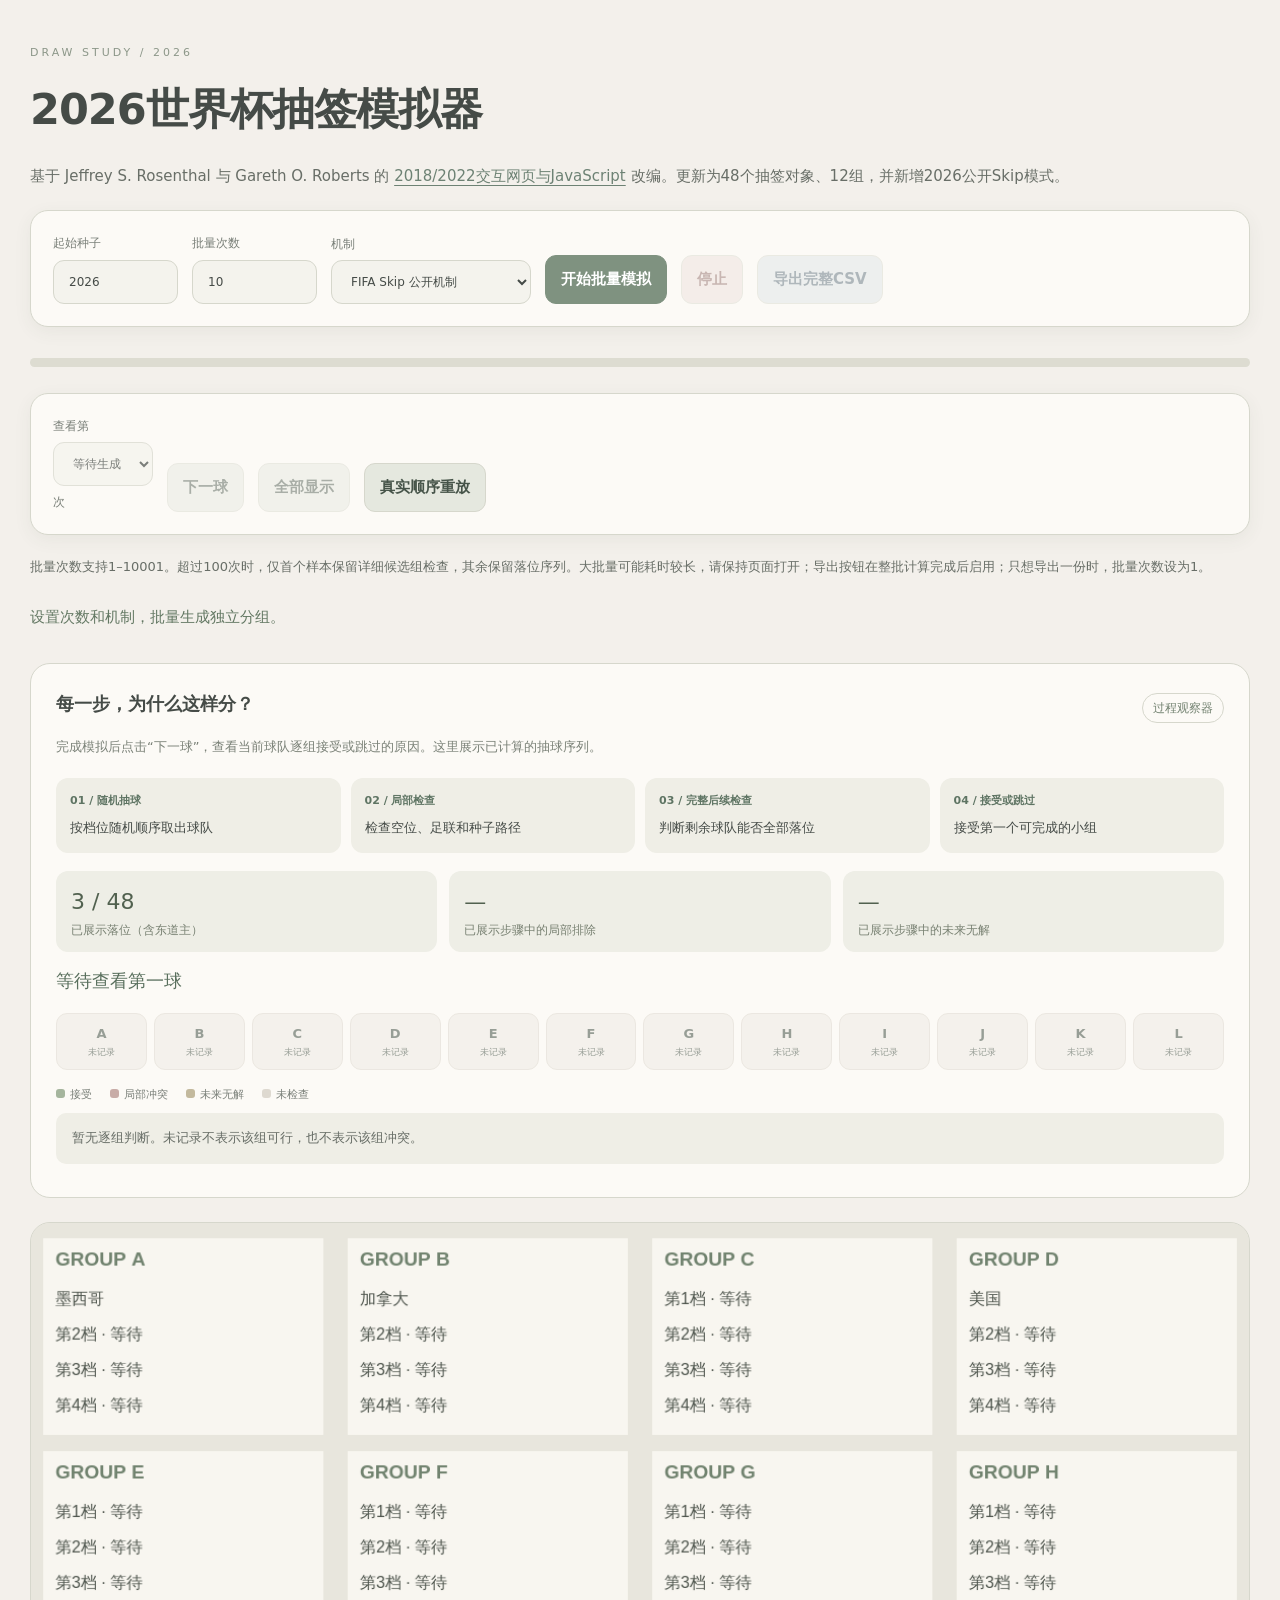
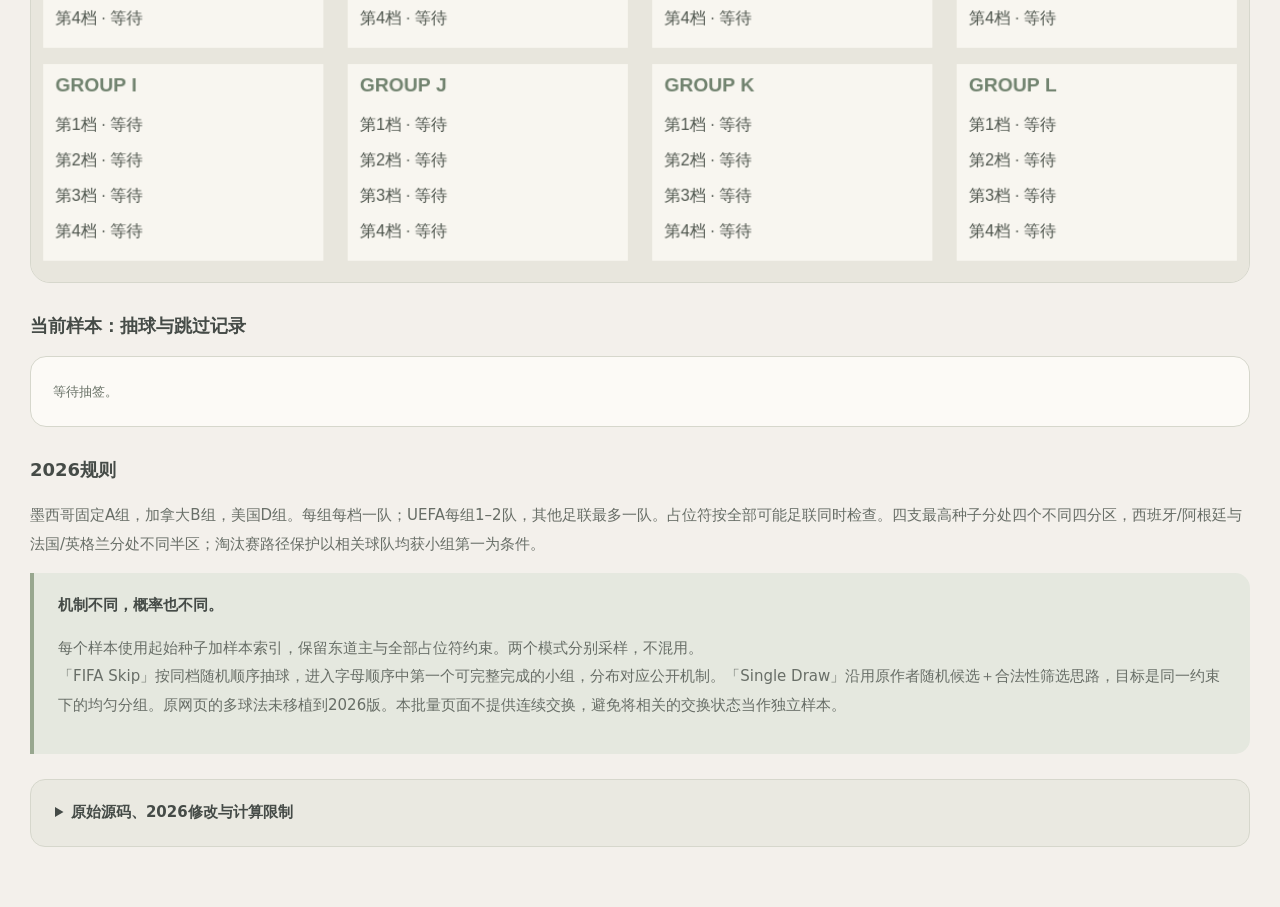
<file: index.html>
<!doctype html><html lang="zh-CN"><meta charset="utf-8"><meta name="viewport" content="width=device-width,initial-scale=1"><title>2026世界杯抽签模拟器</title><link rel="stylesheet" href="theme.css"><div class="eyebrow">DRAW STUDY / 2026</div><h1>2026世界杯抽签模拟器</h1><p>基于 Jeffrey S. Rosenthal 与 Gareth O. Roberts 的 <a href="https://probability.ca/fdraw/drawnew.html" target="_blank" rel="noopener">2018/2022交互网页与JavaScript</a> 改编。更新为48个抽签对象、12组，并新增2026公开Skip模式。</p><div class="bar"><label>起始种子 <input id="seed" type="number" value="2026" min="0" max="4294967295"></label><label>批量次数 <input id="count" type="number" value="10" min="1" max="10001"></label><label>机制 <select id="mode"><option value="skip">FIFA Skip 公开机制</option><option value="uniform">Single Draw 均匀拒绝采样</option></select></label><button id="batch">开始批量模拟</button><button id="stop" disabled>停止</button><button id="export" disabled>导出完整CSV</button></div><progress id="progress" value="0" max="10" style="width:100%;height:14px"></progress><div class="bar"><label>查看第 <select id="draw" disabled><option value="0">等待生成</option></select> 次</label><button id="next" disabled>下一球</button><button id="show" disabled>全部显示</button><button id="replay">真实顺序重放</button></div><p style="font-size:13px">批量次数支持1–10001。超过100次时，仅首个样本保留详细候选组检查，其余保留落位序列。大批量可能耗时较长，请保持页面打开；导出按钮在整批计算完成后启用；只想导出一份时，批量次数设为1。</p><div id="status" role="status">设置次数和机制，批量生成独立分组。</div><section class="audit" aria-label="抽签过程可视化"><div class="audit-title"><h3>每一步，为什么这样分？</h3><span class="chip">过程观察器</span></div><p id="audit-explanation">完成模拟后点击“下一球”，查看当前球队逐组接受或跳过的原因。展示的是已经计算完成的抽球序列，不是重新抽球。</p><div class="flow"><div class="phase"><strong>01 / 随机抽球</strong>按档位随机顺序取出球队</div><div class="phase"><strong>02 / 局部检查</strong>检查空位、足联和种子路径</div><div class="phase"><strong>03 / 完整后续检查</strong>判断剩余球队能否全部落位</div><div class="phase"><strong>04 / 接受或跳过</strong>接受第一个可完成的小组</div></div><div class="mini-stats"><div class="mini-stat"><b id="shown-count">3 / 48</b>已展示落位（含东道主）</div><div class="mini-stat"><b id="local-count">—</b>已展示步骤中的局部排除</div><div class="mini-stat"><b id="future-count">—</b>已展示步骤中的未来无解</div></div><div id="audit-step">等待查看第一球</div><div id="candidates" class="candidates"></div><div class="legend"><span><i style="background:#a5b59d"></i>接受</span><span><i style="background:#c8aca7"></i>局部冲突</span><span><i style="background:#c3b99d"></i>未来无解</span><span><i style="background:#ded9d0"></i>未检查</span></div><p id="candidate-detail" aria-live="polite">点击小组方块，可展开该位置的判断。</p></section><canvas id="maincanvas" width="1200" height="680" tabindex="0" aria-label="2026世界杯12个小组分配图"></canvas><section id="csv-panel" hidden class="note" style="margin:20px 0"><h3>CSV导出与备用保存</h3><p id="csv-info"></p><p><a id="csv-download" hidden>再次下载CSV</a>　<button id="csv-copy">复制CSV内容</button></p><textarea id="csv-text" readonly aria-label="完整CSV内容" style="width:100%;height:180px;font:12px monospace;white-space:pre"></textarea><p style="font-size:13px">如果下载被浏览器拦截，可以复制这里的完整内容，粘贴到记事本并保存为.csv文件（UTF-8编码）。这里包含整批数据，不只是当前展示的样本。</p></section><h3>当前样本：抽球与跳过记录</h3><div class="log" id="log">等待抽签。</div><h3>2026规则</h3><p>墨西哥固定A组，加拿大B组，美国D组。每组每档一队；UEFA每组1–2队，其他足联最多一队。占位符按全部可能足联同时检查。四支最高种子分处四个不同四分区，西班牙/阿根廷与法国/英格兰分处不同半区；淘汰赛路径保护以相关球队均获小组第一为条件。</p><div class="note"><b>机制不同，概率也不同。</b><p>每个样本使用起始种子加样本索引，保留东道主与全部占位符约束。两个模式分别采样，不混用。<br>「FIFA Skip」按同档随机顺序抽球，进入字母顺序中第一个可完整完成的小组，分布对应公开机制。「Single Draw」沿用原作者随机候选＋合法性筛选思路，目标是同一约束下的均匀分组。原网页的多球法未移植到2026版。本批量页面不提供连续交换，避免将相关的交换状态当作独立样本。</p></div><details><summary>原始源码、2026修改与计算限制</summary><p>原始入口：<a href="https://probability.ca/fdraw/drawnew.html">drawnew.html</a>；浏览器源码：<a href="https://probability.ca/fdraw/drawnew.js">drawnew.js</a>；概率比较程序：<a href="https://probability.ca/fdraw/drawprobs.c">drawprobs.c</a>。原JavaScript使用压缩及自动变量名。改编保留随机候选分配函数randassign的逐档填充与已占位置排除结构，扩展合法性检查和Canvas展示，新增Skip引擎与后台线程。</p><p>网页Skip未来检查采用完整约束搜索、匹配剪枝及对称状态缓存，非Gurobi后端；达到搜索预算时停止，不能将未知当不可行。均匀拒绝采样最多尝试200万个候选，2026接受率低，可能需要较长时间且不一定成功。预算耗尽、异常或手动停止时整批标记未完成，不导出已完成部分来冒充完整研究样本。均匀模式可能很慢，建议先试1次。</p><p>数据保留抽签时占位符，源自你上传的数据包。真实顺序重放仅核对该顺序表，不代替逐球录像核验。非FIFA官方产品。请引用原作者与<a href="https://arxiv.org/abs/2602.21029">2026规则论文</a>；公开可读源码不等于获得任意再分发许可证，原作未在检索页面注明开源许可证。</p><p><a href="source2026.zip" download>下载2026网页完整源码包</a> · <a href="gurobi_simulator.py" download>独立Gurobi实现（未运行验证）</a> · <a href="teams_2026.csv" download>球队数据</a> · <a href="sequence_2026.csv" download>抽球顺序</a></p></details><script src="data.js"></script><script src="engine.js"></script><script src="draw2026.js"></script><script src="batch-app.js"></script></html>
</file>
<file: theme.css>
:root{--paper:#f3f0eb;--ink:#454b47;--muted:#797f78;--line:#d6d7cc;--sage:#879988;--rose:#bb9692;--blue:#8f9fa9;--sand:#c6b79c;--surface:#fcfaf6}*{box-sizing:border-box}body{margin:0 auto;padding:44px 30px 60px;max-width:1320px;background:var(--paper);color:var(--ink);font:15px/1.7 'Microsoft YaHei',system-ui,sans-serif}h1{font-size:clamp(27px,4vw,43px);font-weight:600;letter-spacing:-1px;margin:10px 0 16px;color:var(--ink)}h3{font-size:18px;font-weight:600;color:var(--ink);margin:28px 0 14px}p{line-height:1.9;color:#686e67}a{color:#6d8274;text-underline-offset:4px}.eyebrow{font-size:11px;letter-spacing:3px;text-transform:uppercase;color:#8c9789}.intro{max-width:850px}.bar{display:flex;gap:14px;flex-wrap:wrap;align-items:end;margin:20px 0;padding:22px;background:var(--surface);border:1px solid var(--line);border-radius:18px;box-shadow:0 5px 18px #434b4110}label{font-size:12px;color:var(--muted);display:grid;gap:6px}button,input,select{font:inherit;border-radius:11px;border:1px solid var(--line);padding:11px 15px;min-height:44px}input,select{background:#f4f3ed;color:var(--ink)}input{width:125px}button{background:#e5e8df;color:#465449;cursor:pointer;font-weight:600;transition:background .16s,transform .16s,box-shadow .16s}button:hover:not(:disabled){background:#d5ddcf;transform:translateY(-1px);box-shadow:0 4px 10px #53624e17}button:active:not(:disabled){transform:translateY(0)}button:focus-visible,input:focus-visible,select:focus-visible,a:focus-visible{outline:3px solid #98aa9a;outline-offset:3px}button:disabled{opacity:.45;cursor:not-allowed}#batch{background:#7f9280;color:#fff;border-color:#7f9280}#batch:hover{background:#708572}#stop{background:#ecdfda;color:#8a6561}#export,#csv-copy{background:#dce3e5;color:#536775}#status{min-height:30px;color:#637863;margin:17px 0;padding:8px 0}progress{appearance:none;border:0;border-radius:12px;background:#dddcd1;overflow:hidden;width:100%;height:9px!important}progress::-webkit-progress-bar{background:#dddcd1}progress::-webkit-progress-value{background:#94a58e}progress::-moz-progress-bar{background:#94a58e}canvas{display:block;width:100%;border:1px solid var(--line);border-radius:20px;background:#eeeae3}.log{max-height:300px;overflow:auto;background:var(--surface);border:1px solid var(--line);padding:22px;border-radius:16px;color:#687166;font-size:13px;line-height:1.95}hr{border:0;border-top:1px solid var(--line);margin:16px 0}.note{background:#e5e8df;border-left:4px solid #98a78f;padding:20px 24px;border-radius:0 15px 15px 0}details{margin-top:25px;padding:20px 24px;border-radius:15px;background:#eae9e1;border:1px solid var(--line)}summary{cursor:pointer;font-weight:600}textarea{border:1px solid var(--line);background:var(--surface);border-radius:10px;color:var(--ink);padding:12px}.audit{background:var(--surface);padding:25px;border:1px solid var(--line);border-radius:20px;margin:24px 0}.audit h3{margin:0 0 8px}.audit p{font-size:13px;margin:8px 0}.flow{display:grid;grid-template-columns:repeat(4,1fr);gap:10px;margin:18px 0}.phase{background:#efeee6;padding:14px;border-radius:12px;font-size:13px}.phase strong{display:block;color:#5e7463;font-size:11px;margin-bottom:6px}.audit-title{display:flex;justify-content:space-between;gap:10px;align-items:center}.chip{font-size:12px;padding:4px 10px;border:1px solid var(--line);border-radius:99px;color:#71816f}.candidates{display:grid;grid-template-columns:repeat(12,1fr);gap:7px;margin:16px 0}.candidate{padding:9px 3px;min-height:50px;display:grid;place-items:center;font-size:13px;background:#eeeae4;border-color:#ded9d0}.candidate small{font-size:9px;font-weight:400}.candidate.pass{background:#d9e3d6;border-color:#9cad94}.candidate.reject{background:#ebddda;border-color:#c8aca7}.candidate.future{background:#e4dfd0;border-color:#c3b99d}.candidate.unchecked{opacity:.55}.legend{display:flex;gap:18px;flex-wrap:wrap;font-size:11px;color:var(--muted)}.legend i{display:inline-block;width:9px;height:9px;border-radius:3px;margin-right:5px}.mini-stats{display:grid;grid-template-columns:repeat(3,1fr);gap:12px;margin:14px 0}.mini-stat{padding:12px 15px;background:#eeeee6;border-radius:12px;font-size:12px;color:#788172}.mini-stat b{font-size:22px;font-weight:500;color:#51614f;display:block}#candidate-detail{background:#efeee6;padding:13px 16px;border-radius:10px;min-height:48px}#audit-step{font-size:18px;color:#596f5d}#audit-explanation{color:#7b8278} @media(max-width:700px){body{padding:25px 15px}.bar{padding:16px;gap:10px}.flow{grid-template-columns:repeat(2,1fr)}.candidates{grid-template-columns:repeat(6,1fr)}.audit{padding:18px}.mini-stats{gap:6px}.mini-stat{padding:10px;font-size:10px}.mini-stat b{font-size:20px}button{font-size:13px}}
</file>
